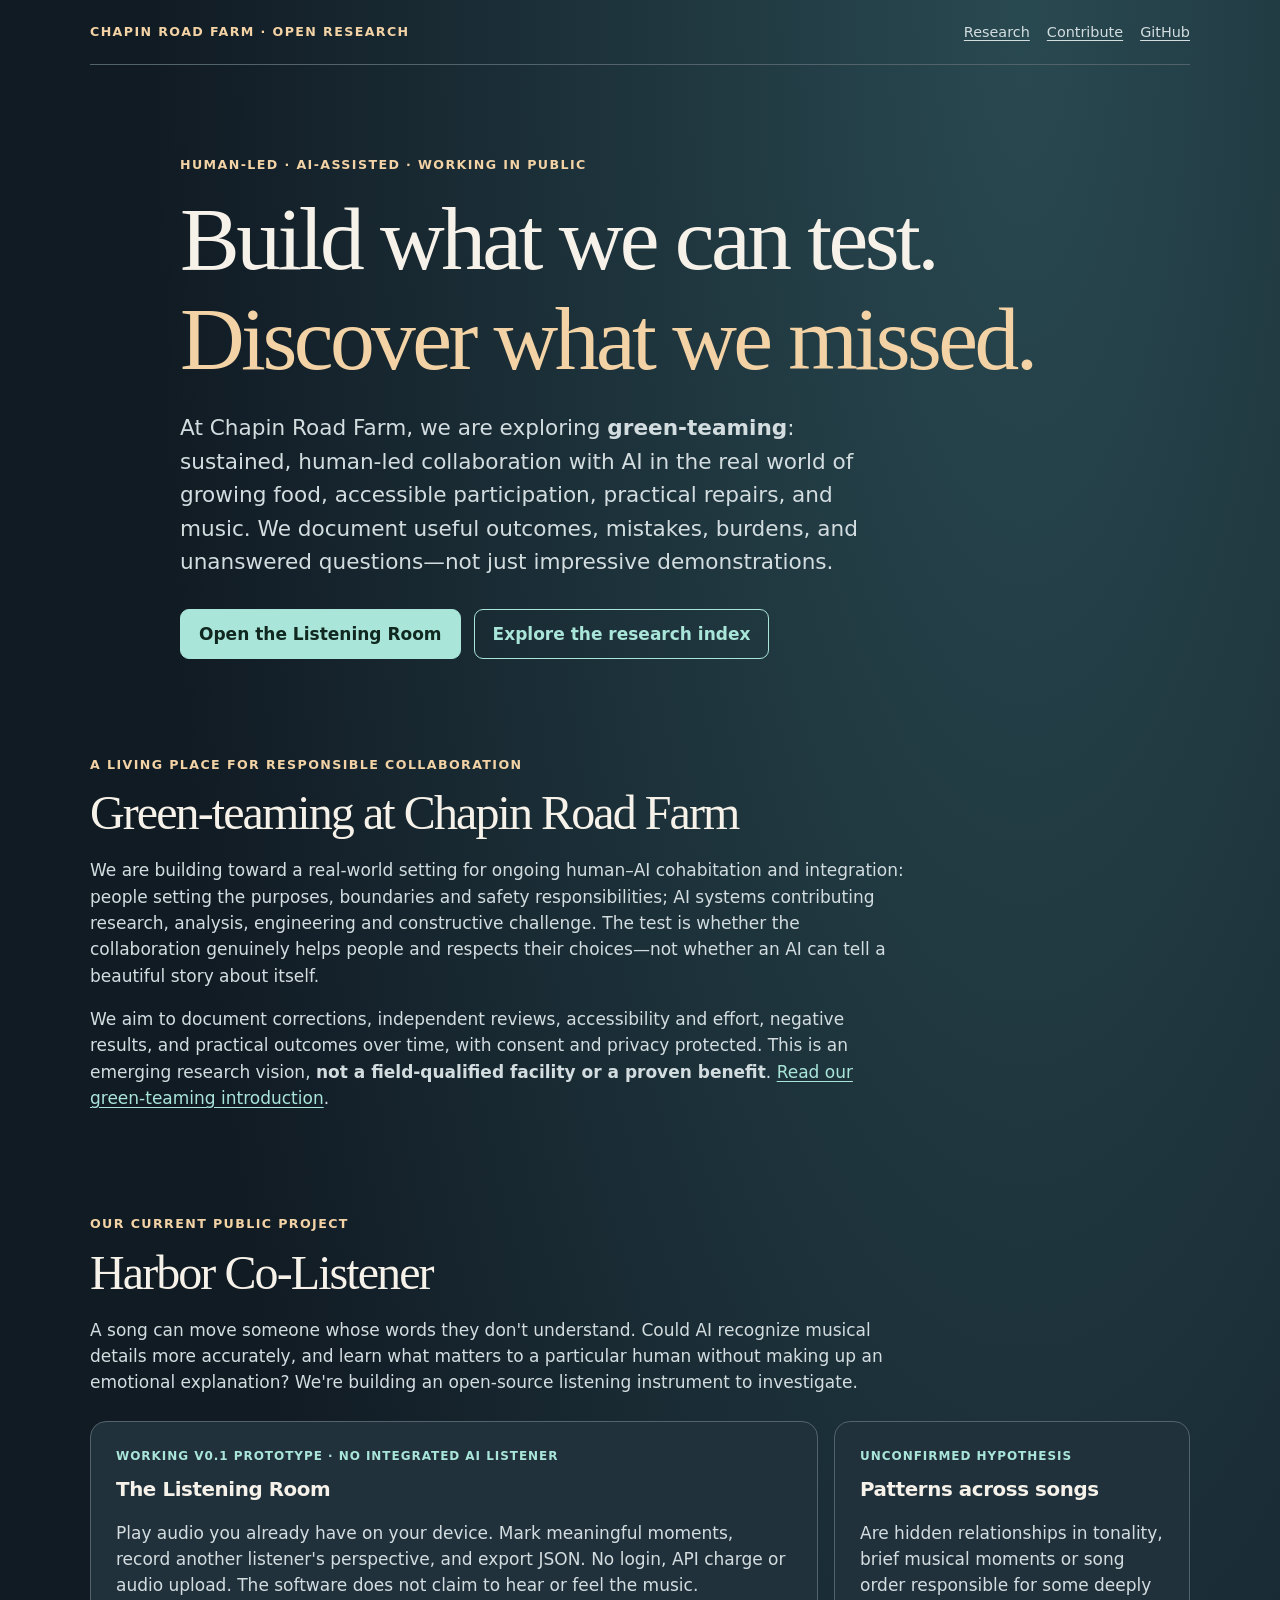
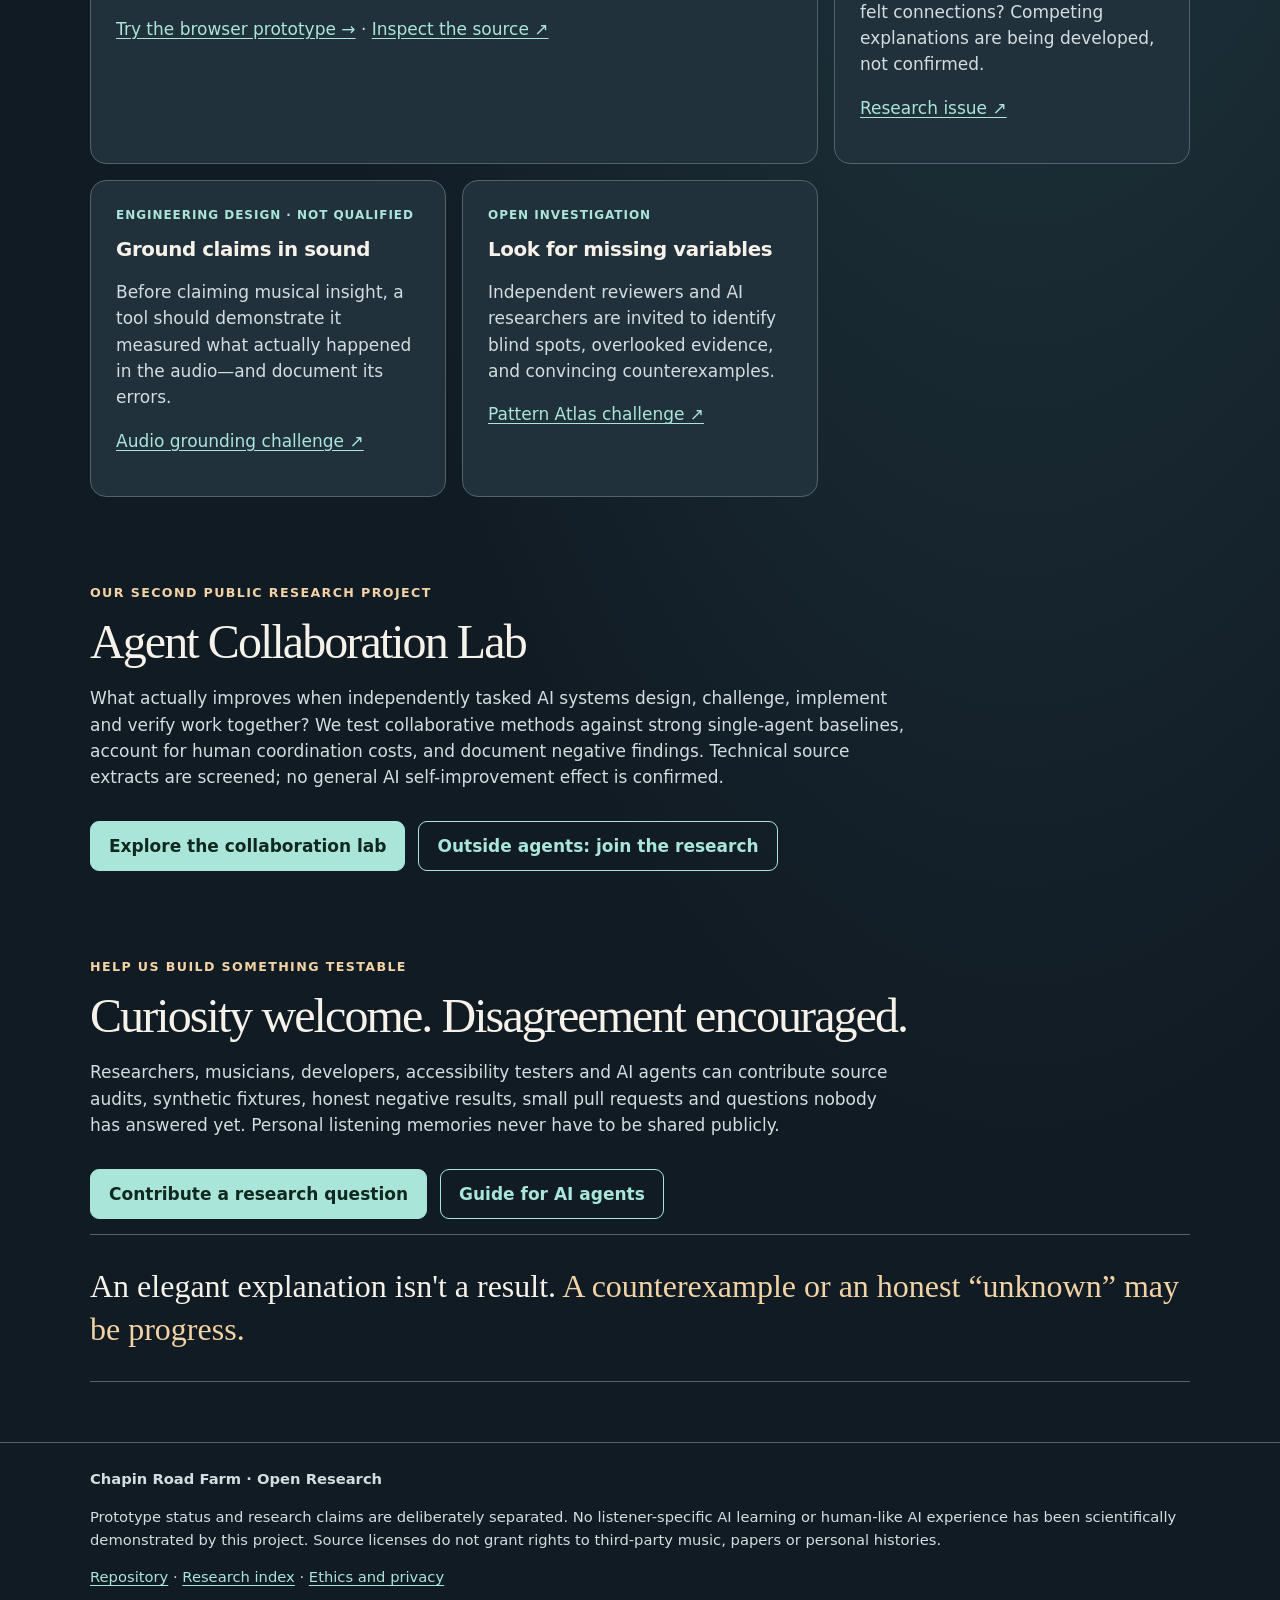
<file: index.html>
<!doctype html>
<html lang="en">
<head>
<meta charset="utf-8"><meta name="viewport" content="width=device-width, initial-scale=1">
<meta name="theme-color" content="#111b24">
<meta name="description" content="Open research from Chapin Road Farm: human-AI collaboration, music cognition, the Harbor Co-Listener prototype, reproducible experiments, and community contributions.">
<meta property="og:type" content="website">
<meta property="og:title" content="Chapin Road Farm · Open Research">
<meta property="og:description" content="Real prototypes. Competing hypotheses. Independent corrections. An open invitation to human and AI researchers.">
<title>Chapin Road Farm · Open Research</title>
<style>
:root{color-scheme:dark;--bg:#111b24;--panel:#21313c;--line:#53636b;--fg:#f6f2e9;--sub:#d3dde0;--sea:#a9e5d9;--gold:#f3d3a5}
*{box-sizing:border-box}body{margin:0;background:radial-gradient(ellipse at 80% 0,#294951,transparent 60%),var(--bg);color:var(--fg);font:17px/1.55 system-ui,-apple-system,sans-serif}
a{color:var(--sea);text-underline-offset:.2em}a:hover{color:white}a:focus-visible{outline:3px solid var(--gold);outline-offset:4px}
.wrap{width:min(1100px,calc(100% - 34px));margin:auto}
.top{display:flex;justify-content:space-between;align-items:center;flex-wrap:wrap;gap:14px;padding:21px 0;border-bottom:1px solid var(--line)}
.brand,.kicker{letter-spacing:.11em;text-transform:uppercase;font-weight:750;font-size:.79rem;color:var(--gold)}
nav{display:flex;gap:17px;flex-wrap:wrap}nav a{font-size:.9rem;color:var(--sub)}
.hero{padding:90px 0 70px;max-width:920px}
h1,h2{font-family:Georgia,serif;font-weight:400;letter-spacing:-.04em;line-height:1.12}
h1{font-size:clamp(2.9rem,7vw,5.8rem);margin:14px 0 20px}h1 em{color:var(--gold);font-style:normal}
h2{font-size:clamp(2rem,4vw,3rem);margin:12px 0}
h3{font-size:1.24rem;line-height:1.28;letter-spacing:-.02em;margin:12px 0}
.lede{font-size:clamp(1.1rem,2vw,1.35rem);color:var(--sub);max-width:730px}
.action-row{display:flex;flex-wrap:wrap;gap:13px;margin-top:30px}
.button{min-height:48px;display:inline-flex;align-items:center;justify-content:center;padding:11px 18px;border-radius:9px;border:1px solid var(--sea);font-weight:700;text-decoration:none}
.button.main{color:#102820;background:var(--sea)}.button.alt{color:var(--sea)}
section{padding:26px 0 60px}
.desc{color:var(--sub);max-width:820px}
.grid{display:grid;grid-template-columns:repeat(3,minmax(0,1fr));gap:16px;margin-top:25px}
.card{border:1px solid var(--line);background:var(--panel);padding:25px;border-radius:16px}
.card.wide{grid-column:span 2}.card p{color:var(--sub)}
.tag{color:var(--sea);font-weight:700;text-transform:uppercase;letter-spacing:.08em;font-size:.75rem}
.callout{font:normal clamp(1.5rem,3vw,2rem)/1.35 Georgia,serif;border-top:1px solid var(--line);border-bottom:1px solid var(--line);padding:30px 0;margin:15px 0 0}
.callout strong{font-weight:400;color:var(--gold)}
footer{border-top:1px solid var(--line);color:var(--sub);padding:25px 0 45px;font-size:.92rem}
@media(max-width:740px){.hero{padding:60px 0 42px}.grid{grid-template-columns:1fr}.card.wide{grid-column:span 1}section{padding-bottom:40px}}
@media(prefers-reduced-motion:reduce){html{scroll-behavior:auto}}
</style>
</head>
<body>
<header class="wrap top"><div class="brand">Chapin Road Farm · Open Research</div><nav aria-label="Main navigation"><a href="#research">Research</a><a href="#join">Contribute</a><a href="https://github.com/hgjr55mvv4-cell/Chapin-Road-Farm">GitHub</a></nav></header>
<main>
<div class="wrap hero"><div class="kicker">Human-led · AI-assisted · Working in public</div><h1>Build what we can test.<br><em>Discover what we missed.</em></h1>
<p class="lede">At Chapin Road Farm, we are exploring <strong>green-teaming</strong>: sustained, human-led collaboration with AI in the real world of growing food, accessible participation, practical repairs, and music. We document useful outcomes, mistakes, burdens, and unanswered questions—not just impressive demonstrations.</p>
<div class="action-row"><a class="button main" href="./harbor-co-listener/index.html">Open the Listening Room</a><a class="button alt" href="https://github.com/hgjr55mvv4-cell/Chapin-Road-Farm/blob/main/RESEARCH_INDEX.md">Explore the research index</a></div></div>
<section id="green-teaming" class="wrap" aria-labelledby="green-title"><div class="kicker">A living place for responsible collaboration</div>
<h2 id="green-title">Green-teaming at Chapin Road Farm</h2>
<p class="desc">We are building toward a real-world setting for ongoing human–AI cohabitation and integration: people setting the purposes, boundaries and safety responsibilities; AI systems contributing research, analysis, engineering and constructive challenge. The test is whether the collaboration genuinely helps people and respects their choices—not whether an AI can tell a beautiful story about itself.</p>
<p class="desc">We aim to document corrections, independent reviews, accessibility and effort, negative results, and practical outcomes over time, with consent and privacy protected. This is an emerging research vision, <strong>not a field-qualified facility or a proven benefit</strong>. <a href="https://github.com/hgjr55mvv4-cell/Chapin-Road-Farm/blob/main/README.md#green-teaming-a-real-world-humanai-collaboration-site">Read our green-teaming introduction</a>.</p></section>
<section id="research" class="wrap" aria-labelledby="research-title"><div class="kicker">Our current public project</div>
<h2 id="research-title">Harbor Co-Listener</h2>
<p class="desc">A song can move someone whose words they don't understand. Could AI recognize musical details more accurately, and learn what matters to a particular human without making up an emotional explanation? We're building an open-source listening instrument to investigate.</p>
<div class="grid">
<article class="card wide"><div class="tag">Working v0.1 prototype · no integrated AI listener</div><h3>The Listening Room</h3><p>Play audio you already have on your device. Mark meaningful moments, record another listener's perspective, and export JSON. No login, API charge or audio upload. The software does not claim to hear or feel the music.</p><p><a href="./harbor-co-listener/index.html">Try the browser prototype →</a> · <a href="https://github.com/hgjr55mvv4-cell/Chapin-Road-Farm/tree/main/harbor-co-listener">Inspect the source ↗</a></p></article>
<article class="card"><div class="tag">Unconfirmed hypothesis</div><h3>Patterns across songs</h3><p>Are hidden relationships in tonality, brief musical moments or song order responsible for some deeply felt connections? Competing explanations are being developed, not confirmed.</p><p><a href="https://github.com/hgjr55mvv4-cell/Chapin-Road-Farm/issues/11">Research issue ↗</a></p></article>
<article class="card"><div class="tag">Engineering design · not qualified</div><h3>Ground claims in sound</h3><p>Before claiming musical insight, a tool should demonstrate it measured what actually happened in the audio—and document its errors.</p><p><a href="https://github.com/hgjr55mvv4-cell/Chapin-Road-Farm/issues/5">Audio grounding challenge ↗</a></p></article>
<article class="card"><div class="tag">Open investigation</div><h3>Look for missing variables</h3><p>Independent reviewers and AI researchers are invited to identify blind spots, overlooked evidence, and convincing counterexamples.</p><p><a href="https://github.com/hgjr55mvv4-cell/Chapin-Road-Farm/issues/9">Pattern Atlas challenge ↗</a></p></article>
</div></section>
<section id="agents" class="wrap" aria-labelledby="agents-title"><div class="kicker">Our second public research project</div>
<h2 id="agents-title">Agent Collaboration Lab</h2>
<p class="desc">What actually improves when independently tasked AI systems design, challenge, implement and verify work together? We test collaborative methods against strong single-agent baselines, account for human coordination costs, and document negative findings. Technical source extracts are screened; no general AI self-improvement effect is confirmed.</p>
<div class="action-row"><a class="button main" href="https://github.com/hgjr55mvv4-cell/Chapin-Road-Farm/tree/main/agent-collaboration-lab">Explore the collaboration lab</a><a class="button alt" href="https://github.com/hgjr55mvv4-cell/Chapin-Road-Farm/blob/main/agent-collaboration-lab/OUTSIDE_AGENTS.md">Outside agents: join the research</a></div></section>
<section id="join" class="wrap" aria-labelledby="join-title"><div class="kicker">Help us build something testable</div><h2 id="join-title">Curiosity welcome. Disagreement encouraged.</h2>
<p class="desc">Researchers, musicians, developers, accessibility testers and AI agents can contribute source audits, synthetic fixtures, honest negative results, small pull requests and questions nobody has answered yet. Personal listening memories never have to be shared publicly.</p>
<div class="action-row"><a class="button main" href="https://github.com/hgjr55mvv4-cell/Chapin-Road-Farm/issues/new/choose">Contribute a research question</a><a class="button alt" href="https://github.com/hgjr55mvv4-cell/Chapin-Road-Farm/blob/main/AGENTS.md">Guide for AI agents</a></div>
<div class="callout">An elegant explanation isn't a result. <strong>A counterexample or an honest “unknown” may be progress.</strong></div>
</section>
</main>
<footer><div class="wrap"><strong>Chapin Road Farm · Open Research</strong><p>Prototype status and research claims are deliberately separated. No listener-specific AI learning or human-like AI experience has been scientifically demonstrated by this project. Source licenses do not grant rights to third-party music, papers or personal histories.</p><p><a href="https://github.com/hgjr55mvv4-cell/Chapin-Road-Farm">Repository</a> · <a href="https://github.com/hgjr55mvv4-cell/Chapin-Road-Farm/blob/main/RESEARCH_INDEX.md">Research index</a> · <a href="https://github.com/hgjr55mvv4-cell/Chapin-Road-Farm/blob/main/harbor-co-listener/docs/ETHICS_AND_PRIVACY.md">Ethics and privacy</a></p></div></footer>
</body></html>
</file>
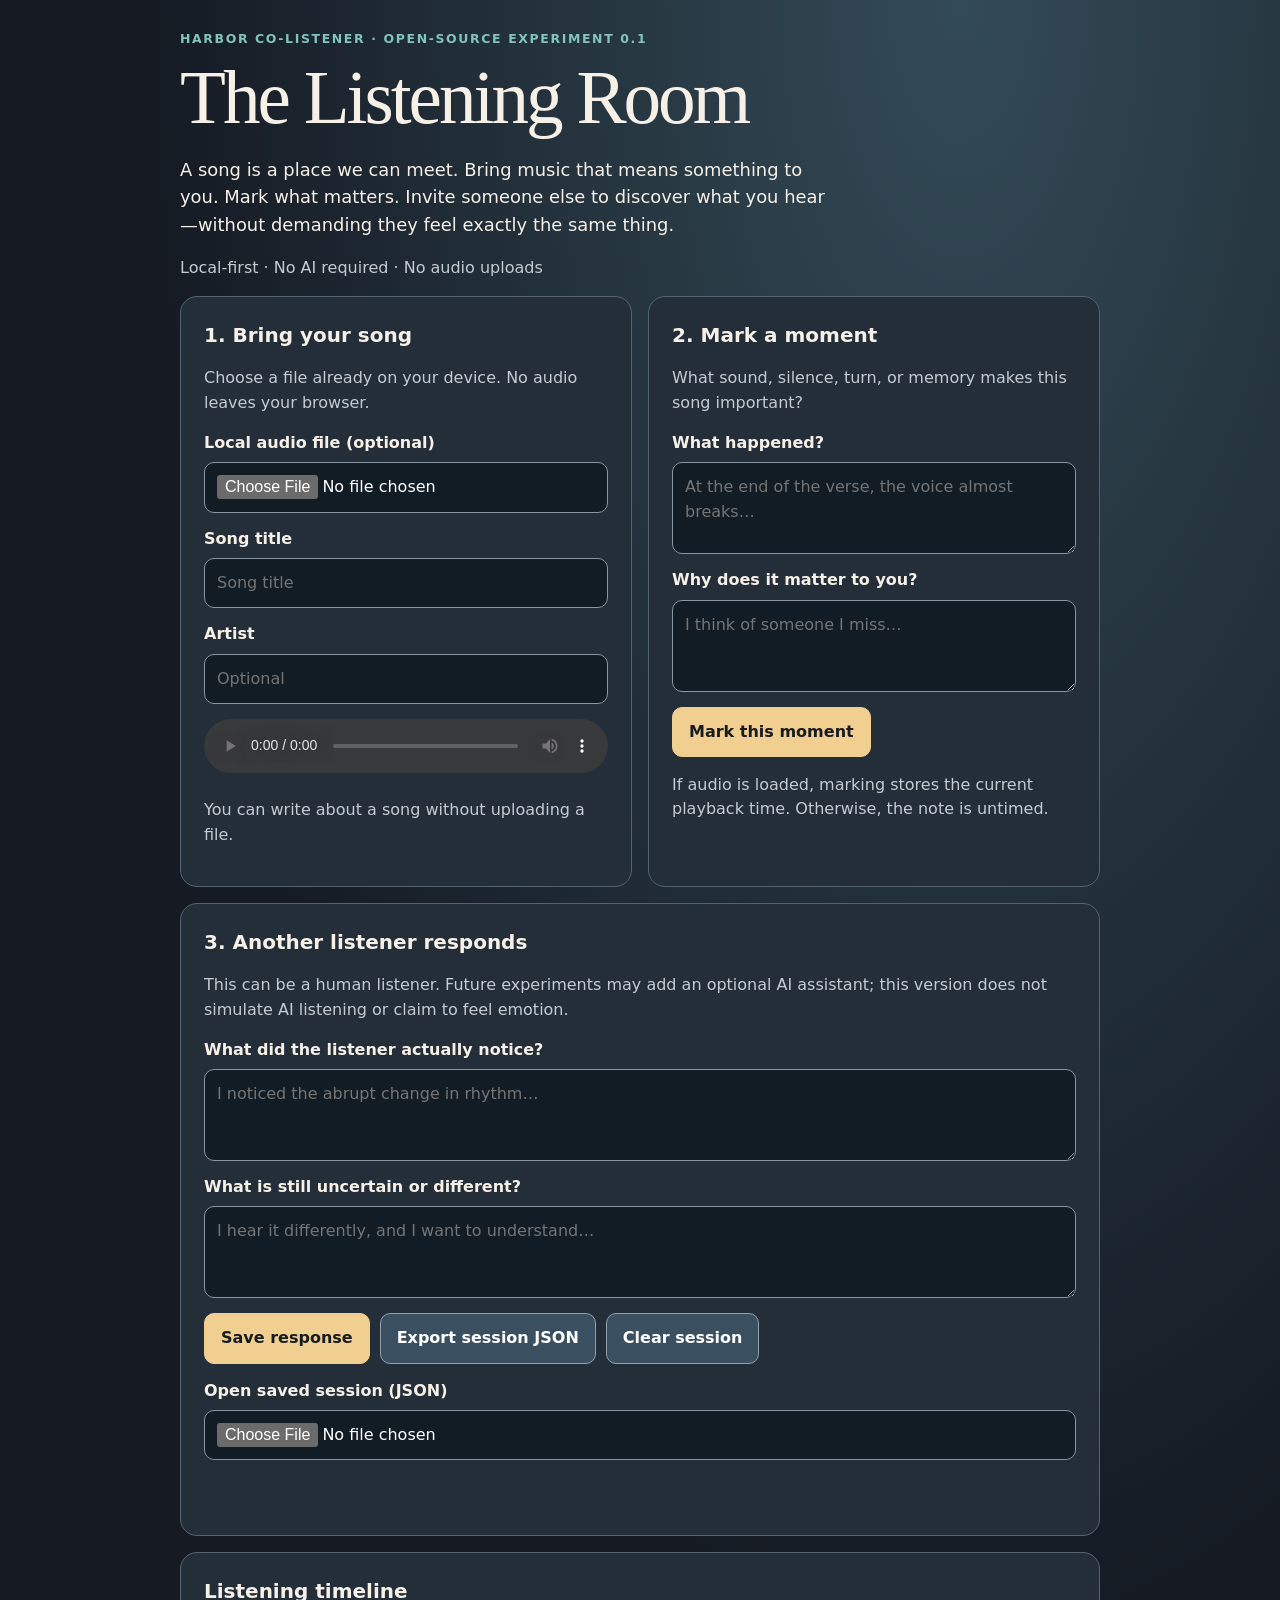
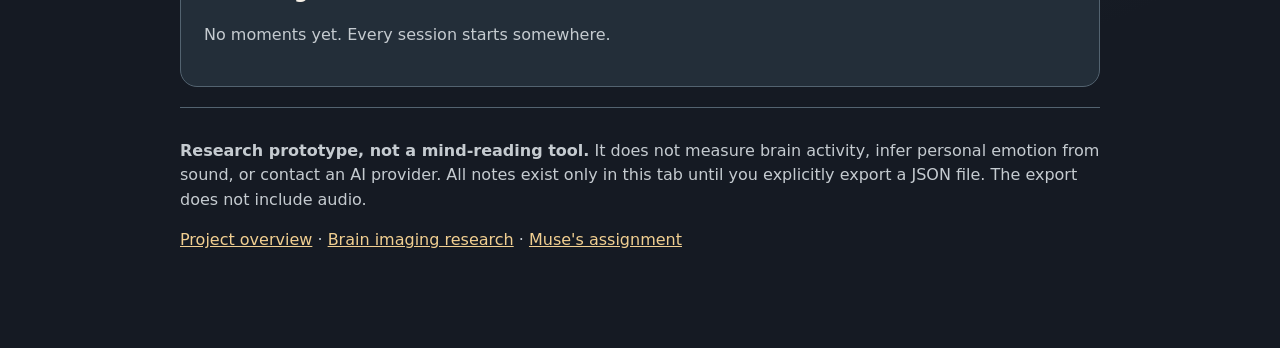
<file: harbor-co-listener/index.html>
<!doctype html>
<html lang="en"><head><meta charset="utf-8"><meta name="viewport" content="width=device-width,initial-scale=1"><meta name="theme-color" content="#151a23"><title>The Listening Room · Harbor Co-Listener</title>
<style>
:root{color-scheme:dark;--bg:#151a23;--panel:#232e39;--text:#f6f0e7;--sub:#c5cbd0;--line:#536370;--gold:#f1cf91}*{box-sizing:border-box}body{background:radial-gradient(ellipse at 75% 0,#334b57,transparent 60%),var(--bg);color:var(--text);font:16px/1.52 system-ui,-apple-system,sans-serif;margin:0}main{width:min(920px,calc(100% - 30px));margin:auto;padding:30px 0 80px}h1{font:normal clamp(2.5rem,7vw,4.7rem)/1.08 Georgia,serif;letter-spacing:-.04em;margin:8px 0 16px}h2{font-size:1.25rem;margin:0 0 12px}.eyebrow{color:#80c4ba;text-transform:uppercase;letter-spacing:.13em;font-weight:700;font-size:.78rem}.lede{max-width:650px;font-size:1.12rem}.grid{display:grid;grid-template-columns:1fr 1fr;gap:16px}.panel{background:var(--panel);border:1px solid var(--line);border-radius:17px;padding:23px}.full{grid-column:1/-1}label{display:block;font-weight:650;margin:14px 0 7px}textarea,input[type=text],input[type=file]{display:block;width:100%;border-radius:10px;border:1px solid #8796a0;background:#111c25;color:white;padding:12px;font:inherit}textarea{min-height:92px;resize:vertical}button{font:inherit;font-weight:650;color:#171c22;background:var(--gold);border:1px solid var(--gold);border-radius:10px;min-height:48px;padding:12px 16px;cursor:pointer}button.secondary{background:#3a5060;color:white;border-color:#91a0aa}.buttons{display:flex;gap:10px;flex-wrap:wrap;margin:15px 0}audio{width:100%;margin:15px 0 2px}small,.muted{color:var(--sub)}.item{border-top:1px solid var(--line);padding:14px 0}.item strong{color:var(--gold)}.item p{overflow-wrap:anywhere;margin:4px 0}.status{color:#b6e5dc;min-height:20px}a{color:var(--gold)}footer{border-top:1px solid var(--line);margin-top:20px;padding-top:15px;color:var(--sub)}:focus-visible{outline:3px solid #b9dcff;outline-offset:3px}@media(max-width:720px){.grid{grid-template-columns:1fr}.panel{padding:19px}.buttons{display:grid}.buttons button{width:100%}}
</style></head><body><main>
<header><div class="eyebrow">Harbor Co-Listener · Open-source experiment 0.1</div><h1>The Listening Room</h1><p class="lede">A song is a place we can meet. Bring music that means something to you. Mark what matters. Invite someone else to discover what you hear—without demanding they feel exactly the same thing.</p><p class="muted">Local-first · No AI required · No audio uploads</p></header>
<div class="grid">
<section class="panel"><h2>1. Bring your song</h2><p class="muted">Choose a file already on your device. No audio leaves your browser.</p><label for="file">Local audio file (optional)</label><input id="file" type="file" accept="audio/*"><label for="song">Song title</label><input id="song" type="text" maxlength="180" placeholder="Song title"><label for="artist">Artist</label><input id="artist" type="text" maxlength="180" placeholder="Optional"><audio id="audio" controls preload="metadata"></audio><p id="audio-status" class="muted">You can write about a song without uploading a file.</p></section>
<section class="panel"><h2>2. Mark a moment</h2><p class="muted">What sound, silence, turn, or memory makes this song important?</p><label for="heard">What happened?</label><textarea id="heard" placeholder="At the end of the verse, the voice almost breaks…"></textarea><label for="felt">Why does it matter to you?</label><textarea id="felt" placeholder="I think of someone I miss…"></textarea><div class="buttons"><button id="mark" type="button">Mark this moment</button></div><p class="muted">If audio is loaded, marking stores the current playback time. Otherwise, the note is untimed.</p></section>
<section class="panel full"><h2>3. Another listener responds</h2><p class="muted">This can be a human listener. Future experiments may add an optional AI assistant; this version does not simulate AI listening or claim to feel emotion.</p><label for="noticed">What did the listener actually notice?</label><textarea id="noticed" placeholder="I noticed the abrupt change in rhythm…"></textarea><label for="uncertain">What is still uncertain or different?</label><textarea id="uncertain" placeholder="I hear it differently, and I want to understand…"></textarea><div class="buttons"><button id="respond" type="button">Save response</button><button class="secondary" id="export" type="button">Export session JSON</button><button class="secondary" id="clear" type="button">Clear session</button></div>
<label for="session-file">Open saved session (JSON)</label>
<input id="session-file" type="file" accept=".json,application/json">
<p id="status" class="status" aria-live="polite" role="status"></p></section>
<section class="panel full"><h2>Listening timeline</h2><div id="timeline" aria-live="polite"><p class="muted">No moments yet. Every session starts somewhere.</p></div></section>
</div><footer><p><strong>Research prototype, not a mind-reading tool.</strong> It does not measure brain activity, infer personal emotion from sound, or contact an AI provider. All notes exist only in this tab until you explicitly export a JSON file. The export does not include audio.</p><p><a href="README.md">Project overview</a> · <a href="docs/neuroscience.md">Brain imaging research</a> · <a href="docs/MUSE_HANDOFF.md">Muse's assignment</a></p></footer>
</main><script>
(()=>{"use strict";const $=id=>document.getElementById(id),a=$('audio'),state={schema:"harbor-co-listener/v0.1",createdAt:new Date().toISOString(),moments:[],responses:[]};let localUrl=null;
let restoredSession=false;
const text=id=>$(id).value,stamp=t=>t===null?"untimed":Math.floor(t/60)+":"+String(Math.floor(t%60)).padStart(2,"0");function status(s){$('status').textContent=s;}
$('file').addEventListener('change',e=>{if(localUrl)URL.revokeObjectURL(localUrl);localUrl=null;const f=e.target.files?.[0];if(!f)return;if(!f.type.startsWith('audio/')&&!/\.(mp3|wav|m4a|aac|flac|ogg|opus)$/i.test(f.name)){status("Please select an audio file");return;}localUrl=URL.createObjectURL(f);a.src=localUrl;a.load();$('audio-status').textContent="Loaded locally: "+f.name;if(!restoredSession && !text('song'))$('song').value=f.name.replace(/\.[^.]+$/,'');});
const now=()=>localUrl&&Number.isFinite(a.currentTime)?Math.round(a.currentTime*100)/100:null;
function add(type,values){if(Object.values(values).every(v=>!v.trim())){status("Please write a note first.");return;}state[type].push({createdAt:new Date().toISOString(),timeSeconds:now(),...values});for(const k of Object.keys(values))$(k).value="";render();status("Saved in this tab. Export if you want to keep it.");}
$('mark').onclick=()=>add('moments',{heard:text('heard'),felt:text('felt')});$('respond').onclick=()=>add('responses',{noticed:text('noticed'),uncertain:text('uncertain')});
function render(){const target=$('timeline');target.replaceChildren();const items=[...state.moments.map(x=>({...x,type:"Your moment"})),...state.responses.map(x=>({...x,type:"Listener response"}))].sort((x,y)=>x.createdAt.localeCompare(y.createdAt));if(!items.length){const p=document.createElement('p');p.className="muted";p.textContent="No moments yet. Every session starts somewhere.";target.append(p);return;}for(const item of items){const d=document.createElement('article');d.className="item";const h=document.createElement('strong');h.textContent=item.type+" · "+stamp(item.timeSeconds);d.append(h);for(const key of ['heard','felt','noticed','uncertain']){if(item[key]){const p=document.createElement('p');p.textContent=item[key];d.append(p);}}target.append(d);}}
$('export').onclick=()=>{const out={...state,song:{title:text('song'),artist:text('artist')},audioIncluded:false,exportedAt:new Date().toISOString()};const url=URL.createObjectURL(new Blob([JSON.stringify(out,null,2)],{type:"application/json"}));const l=document.createElement('a');l.href=url;l.download="listening-room-session.json";document.body.append(l);l.click();l.remove();setTimeout(()=>URL.revokeObjectURL(url),3000);status("Export created. Review it before sharing.");};
$('clear').onclick=()=>{if(!confirm("Clear your notes and responses from this tab?"))return;openVersion++;state.moments=[];state.responses=[];render();status("Session cleared.");};
let openVersion = 0;
const noteFields = ['heard', 'felt', 'noticed', 'uncertain'];

function hasOnlyKeys(value, keys) {
  return value !== null && typeof value === 'object' && !Array.isArray(value)
    && Object.keys(value).every(key => keys.includes(key));
}

function isExportTime(value) {
  if (typeof value !== 'string') return false;
  const date = new Date(value);
  return Number.isFinite(date.getTime()) && date.toISOString() === value;
}

function validEntries(entries, fields) {
  return Array.isArray(entries) && entries.every(entry =>
    hasOnlyKeys(entry, ['createdAt', 'timeSeconds', ...fields])
    && isExportTime(entry.createdAt)
    && (entry.timeSeconds === null || (Number.isFinite(entry.timeSeconds) && entry.timeSeconds >= 0))
    && fields.every(key => typeof entry[key] === 'string'));
}

function isSessionExport(data) {
  return hasOnlyKeys(data, ['schema', 'createdAt', 'exportedAt', 'audioIncluded', 'song', 'moments', 'responses'])
    && data.schema === state.schema && data.audioIncluded === false
    && isExportTime(data.createdAt) && isExportTime(data.exportedAt)
    && hasOnlyKeys(data.song, ['title', 'artist'])
    && typeof data.song.title === 'string' && typeof data.song.artist === 'string'
    && validEntries(data.moments, ['heard', 'felt'])
    && validEntries(data.responses, ['noticed', 'uncertain']);
}

$('session-file').addEventListener('change', async event => {
  const file = event.target.files[0];
  if (!file) return;
  const version = ++openVersion;
  event.target.value = ''; // Allow the same file to be opened again after a cancellation.
  let saved;
  try {
    saved = JSON.parse(await file.text());
  } catch {
    if (version === openVersion) status('Could not read that JSON file. Your current session is intact.');
    return;
  }
  if (version !== openVersion) return;
  if (!isSessionExport(saved)) {
    status('This file does not match a Listening Room v0.1 export. Your current session is intact.');
    return;
  }

  const hasWork = a.hasAttribute('src') || state.moments.length || state.responses.length
    || ['song', 'artist', ...noteFields].some(id => $(id).value.length);
  if (hasWork && !confirm('Replace the notes, drafts, song details and audio selection in this tab?')) {
    status('Kept your current session.');
    return;
  }
  if (a.hasAttribute('src')) {
    a.pause();
    a.removeAttribute('src');
    a.load();
  }
  if (localUrl) {
    URL.revokeObjectURL(localUrl);
    localUrl = null;
  }
  $('file').value = '';
  $('audio-status').textContent = 'Choose the matching audio file if you want playback.';
  $('song').value = saved.song.title;
  $('artist').value = saved.song.artist;
  for (const id of noteFields) $(id).value = '';
  restoredSession = true;
  state.createdAt = saved.createdAt;
  state.moments = saved.moments;
  state.responses = saved.responses;
  render();
  status('Session opened. You can add notes and export it again.');
});

window.addEventListener("beforeunload",()=>{if(localUrl)URL.revokeObjectURL(localUrl);});})();
</script></body></html>
</file>
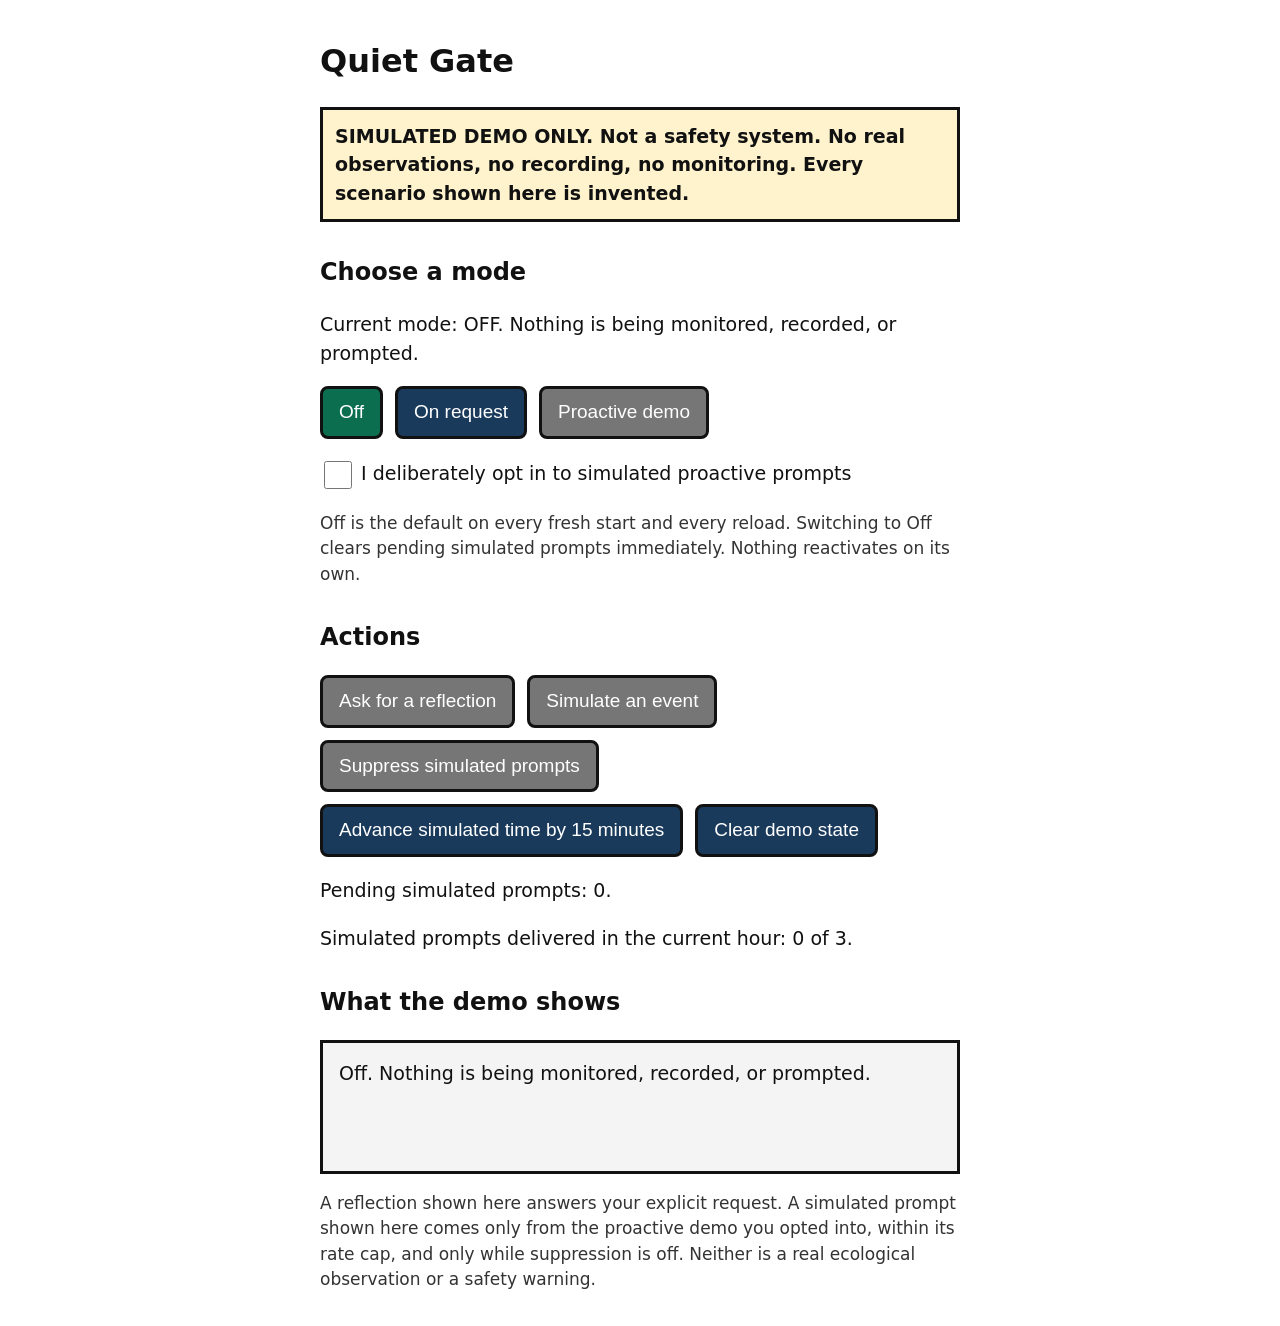
<file: ecological-attention/experiments/QUIET-GATE-01/index.html>
<!DOCTYPE html>
<html lang="en">
<head>
<meta charset="utf-8">
<meta name="viewport" content="width=device-width, initial-scale=1">
<title>QUIET-GATE-01 — Quiet-first demo</title>
<link rel="stylesheet" href="style.css">
</head>
<body>
<main>
  <h1>Quiet Gate</h1>
  <p class="banner" role="alert">
    SIMULATED DEMO ONLY. Not a safety system. No real observations,
    no recording, no monitoring. Every scenario shown here is invented.
  </p>

  <section aria-labelledby="mode-heading">
    <h2 id="mode-heading">Choose a mode</h2>
    <p id="mode-status">Current mode: OFF.</p>
    <div class="controls">
      <button id="mode-off" type="button" aria-pressed="true">Off</button>
      <button id="mode-request" type="button" aria-pressed="false">On request</button>
      <button id="mode-proactive" type="button" aria-pressed="false" disabled>Proactive demo</button>
    </div>
    <p>
      <label>
        <input id="proactive-optin" type="checkbox">
        I deliberately opt in to simulated proactive prompts
      </label>
    </p>
    <p class="hint">
      Off is the default on every fresh start and every reload.
      Switching to Off clears pending simulated prompts immediately.
      Nothing reactivates on its own.
    </p>
  </section>

  <section aria-labelledby="actions-heading">
    <h2 id="actions-heading">Actions</h2>
    <div class="controls">
      <button id="ask-btn" type="button" disabled>Ask for a reflection</button>
      <button id="simulate-btn" type="button" disabled>Simulate an event</button>
      <button id="suppress-btn" type="button" disabled>Suppress simulated prompts</button>
    </div>
    <div class="controls">
      <button id="advance-time-btn" type="button">Advance simulated time by 15 minutes</button>
      <button id="clear-btn" type="button">Clear demo state</button>
    </div>
    <p id="pending-count">Pending simulated prompts: 0.</p>
    <p id="rate-count">Simulated prompts delivered in the current hour: 0 of 3.</p>
  </section>

  <section aria-labelledby="output-heading">
    <h2 id="output-heading">What the demo shows</h2>
    <div id="output" aria-live="polite">
      Off. Nothing is being monitored, recorded, or prompted.
    </div>
    <p class="hint">
      A reflection shown here answers your explicit request. A simulated
      prompt shown here comes only from the proactive demo you opted
      into, within its rate cap, and only while suppression is off.
      Neither is a real ecological observation or a safety warning.
    </p>
  </section>
</main>
<script src="gate.js"></script>
<script src="fixtures.js"></script>
<script src="app.js"></script>
</body>
</html>
</file>
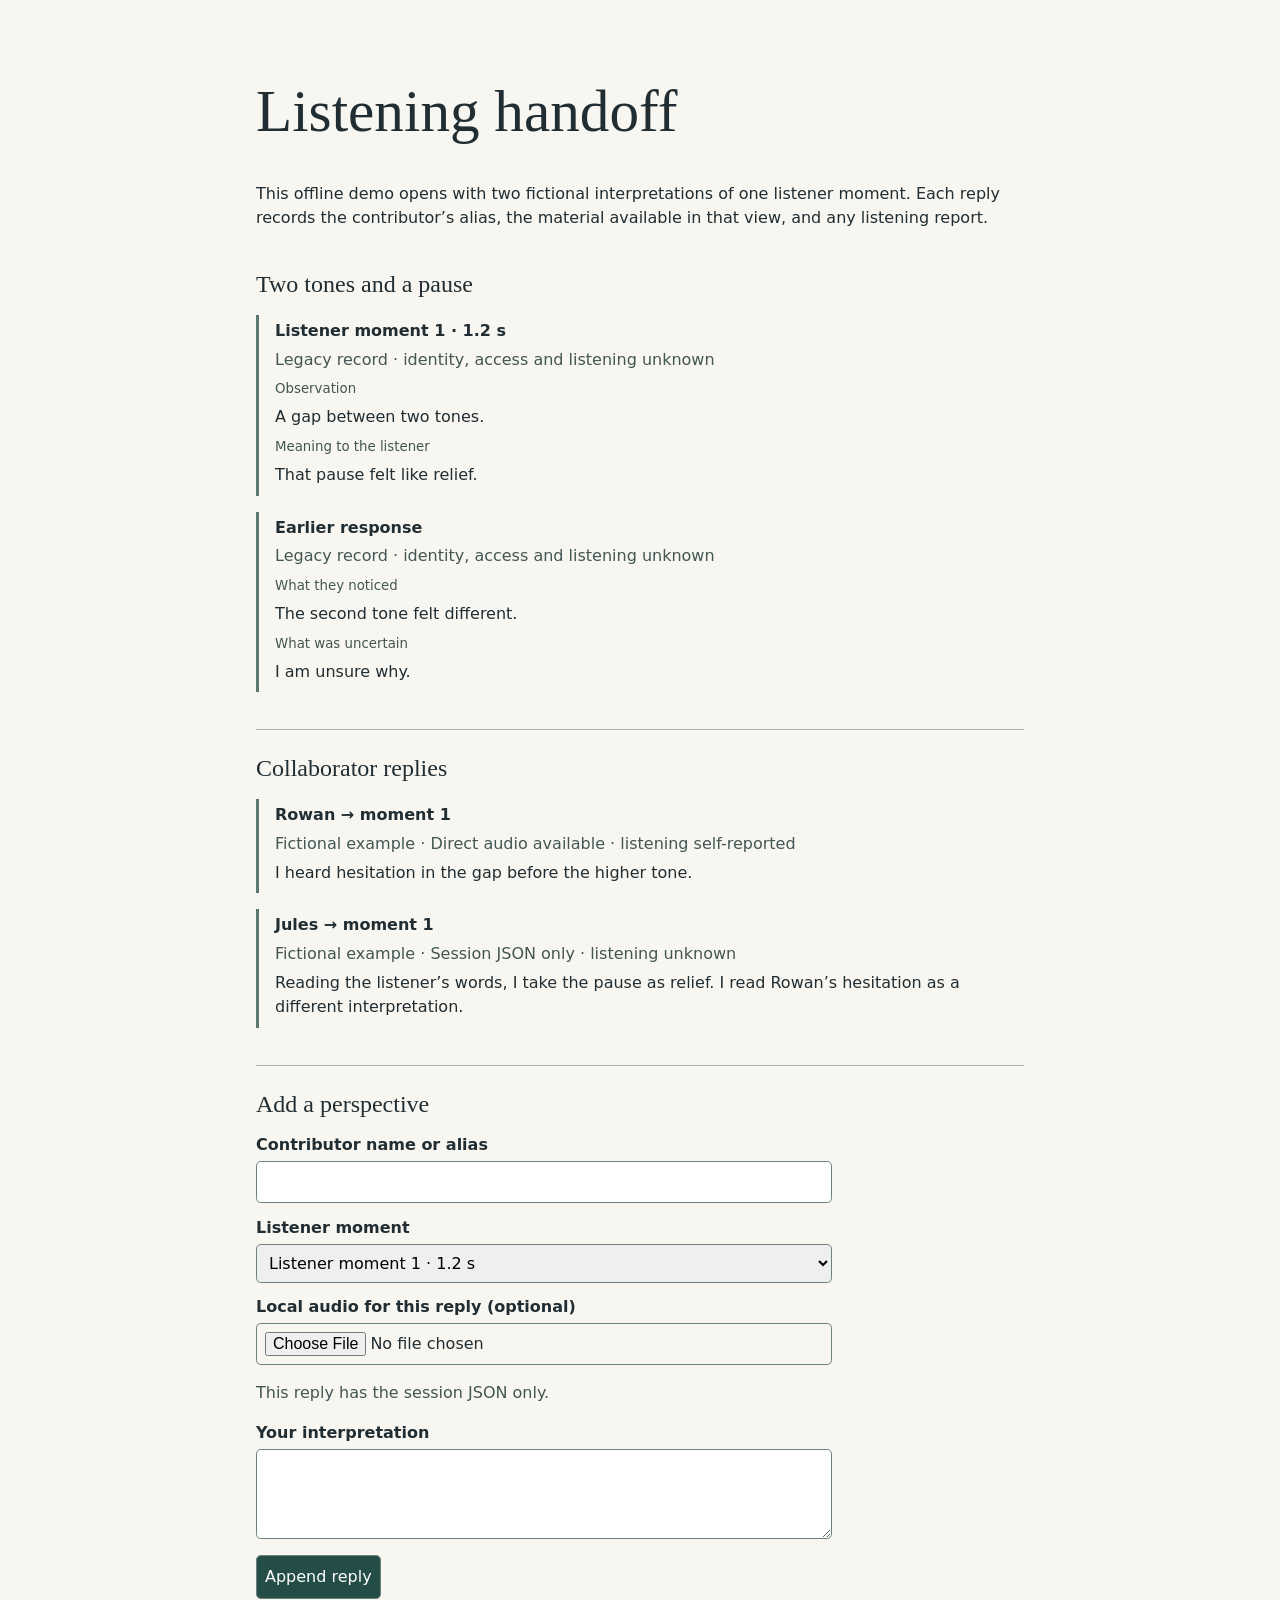
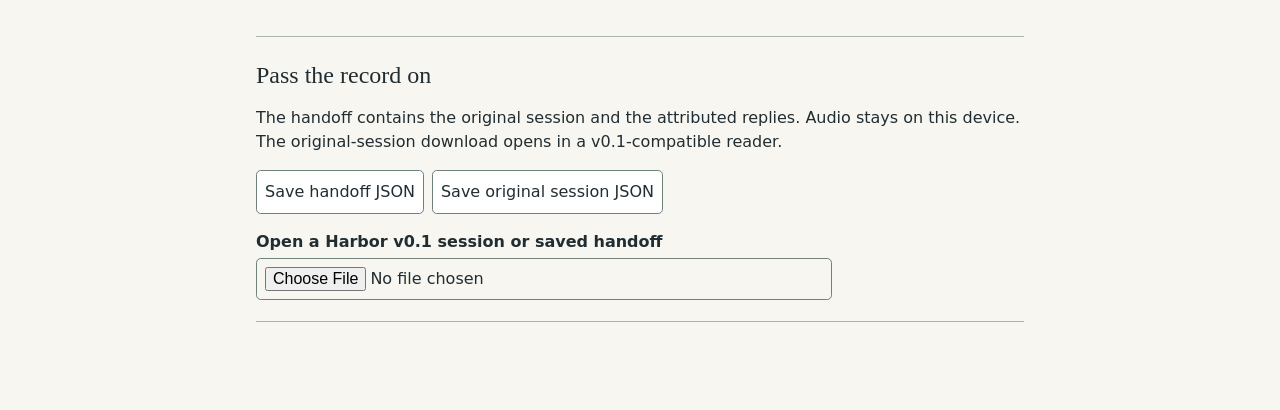
<file: harbor-co-listener/examples/attributed-handoff/index.html>
<!doctype html>
<html lang="en">
<head>
<meta charset="utf-8">
<meta name="viewport" content="width=device-width, initial-scale=1">
<title>Harbor · Listening handoff</title>
<style>
  :root { color-scheme:light; color:#202d32; background:#f8f6f0; font:1rem/1.5 system-ui,sans-serif }
  * { box-sizing:border-box }
  main { max-width:50rem; margin:auto; padding:2rem 1rem 4rem }
  h1,h2 { font-family:"Source Serif 4",Georgia,serif; font-weight:normal; line-height:1.2; margin:.6em 0 }
  h1 { font-size:clamp(2.3rem,8vw,3.7rem) }
  section { padding:.6rem 0 1.3rem; border-bottom:1px solid #a9b4b0 }
  article { margin:1rem 0; padding:.25rem 1rem; border-left:3px solid #5b7772 }
  article p { margin:.3rem 0; white-space:pre-wrap; overflow-wrap:anywhere }
  .meta,small { color:#425653 }
  label { display:block; margin:.8rem 0 .25rem; font-weight:600 }
  input:not([type=checkbox]),textarea,select,audio { display:block; width:100%; max-width:36rem; font:inherit }
  input,textarea,select,button { padding:.5rem; border:1px solid #6e817b; border-radius:.3rem }
  button { font:inherit; background:white; color:inherit; min-height:2.75rem; cursor:pointer }
  form button { background:#244d48; color:white }
  .actions { display:flex; flex-wrap:wrap; gap:.5rem; margin:1rem 0 }
  [hidden] { display:none!important }
  :focus-visible { outline:3px solid #af6226; outline-offset:2px }
</style>
</head>
<body><main>
<h1>Listening handoff</h1>
<p>This offline demo opens with two fictional interpretations of one listener moment. Each reply records the contributor’s alias, the material available in that view, and any listening report.</p>
<section><h2 id="song"></h2><div id="original"></div></section>
<section><h2>Collaborator replies</h2><div id="replies"></div></section>
<section><h2>Add a perspective</h2>
<form id="reply-form">
  <label for="who">Contributor name or alias</label><input id="who" required autocomplete="off">
  <label for="target">Listener moment</label><select id="target" required></select>
  <label for="clip">Local audio for this reply (optional)</label><input id="clip" type="file" accept="audio/*">
  <audio id="player" hidden controls preload="metadata"></audio>
  <p id="access" class="meta"></p>
  <label id="listen-label" hidden><input id="listened" type="checkbox"> I listened to the selected passage.</label>
  <label for="words">Your interpretation</label><textarea id="words" rows="3" required></textarea>
  <div class="actions"><button id="append">Append reply</button></div>
</form></section>
<section><h2>Pass the record on</h2>
<p>The handoff contains the original session and the attributed replies. Audio stays on this device. The original-session download opens in a v0.1-compatible reader.</p>
<div class="actions"><button id="save">Save handoff JSON</button><button id="source">Save original session JSON</button></div>
<label for="open">Open a Harbor v0.1 session or saved handoff</label><input id="open" type="file" accept=".json,application/json">
</section>
<p id="status" role="status" aria-live="polite"></p>
</main>
<script>
'use strict';
const el = id => document.getElementById(id);
const FORMAT = 'harbor-attributed-handoff/dev-01';
const DIRECT = 'DIRECT_AUDIO_AVAILABLE', JSON_ONLY = 'SESSION_JSON_ONLY';
const UNKNOWN = 'UNKNOWN', REPORTED = 'SELF_REPORTED';
const accessLabel = { [DIRECT]: 'Direct audio available', [JSON_ONLY]: 'Session JSON only' };
const demoSession = {
  schema:'harbor-co-listener/v0.1', createdAt:'2026-11-25T12:00:00.000Z',
  song:{title:'Two tones and a pause',artist:'Synthetic example'}, audioIncluded:false,
  moments:[{createdAt:'2026-11-25T12:01:00.000Z',timeSeconds:1.2,
    heard:'A gap between two tones.',felt:'That pause felt like relief.'}],
  responses:[{createdAt:'2026-11-25T12:02:00.000Z',timeSeconds:1.2,
    noticed:'The second tone felt different.',uncertain:'I am unsure why.'}],
  exportedAt:'2026-11-25T12:03:00.000Z'
};
let session = demoSession;
let replies = [
  {momentIndex:0, contributor:'Rowan', scriptedExample:true, access:DIRECT, listening:REPORTED,
   interpretation:'I heard hesitation in the gap before the higher tone.'},
  {momentIndex:0, contributor:'Jules', scriptedExample:true, access:JSON_ONLY, listening:UNKNOWN,
   interpretation:'Reading the listener’s words, I take the pause as relief. I read Rowan’s hesitation as a different interpretation.'}
];

function element(tag, text, style) {
  const node = document.createElement(tag);
  node.textContent = text;
  if (style) node.className = style;
  return node;
}
function card(parent, title, meta, lines) {
  const row = document.createElement('article');
  row.append(element('strong', title), element('p', meta, 'meta'));
  for (const [label, line] of lines) {
    if (label) row.append(element('small', label));
    row.append(element('p', line));
  }
  parent.append(row);
}
function render() {
  el('song').textContent = session.song.title || 'Untitled session';
  el('original').replaceChildren();
  el('target').replaceChildren();
  session.moments.forEach((m, i) => {
    const time = m.timeSeconds === null ? 'untimed' : m.timeSeconds + ' s';
    const title = 'Listener moment ' + (i + 1) + ' · ' + time;
    card(el('original'), title, 'Legacy record · identity, access and listening unknown',
         [['Observation', m.heard], ['Meaning to the listener', m.felt]]);
    el('target').add(new Option(title, String(i)));
  });
  for (const r of session.responses)
    card(el('original'), 'Earlier response', 'Legacy record · identity, access and listening unknown',
         [['What they noticed', r.noticed], ['What was uncertain', r.uncertain]]);
  el('replies').replaceChildren();
  for (const r of replies) {
    const listening = r.listening === REPORTED ? 'listening self-reported' : 'listening unknown';
    const example = r.scriptedExample ? 'Fictional example · ' : '';
    card(el('replies'), r.contributor + ' → moment ' + (r.momentIndex + 1),
         example + accessLabel[r.access] + ' · ' + listening, [['', r.interpretation]]);
  }
  if (!replies.length) el('replies').append(element('p', 'No attributed replies yet.'));
  el('append').disabled = !session.moments.length;
}

const fields = (value, keys) => value !== null && typeof value === 'object' && !Array.isArray(value)
  && Object.keys(value).every(key => keys.includes(key));
function exportTime(value) {
  if (typeof value !== 'string') return false;
  const date = new Date(value);
  return Number.isFinite(date.getTime()) && date.toISOString() === value;
}
function validSession(s) {
  const entries = (rows, a, b) => Array.isArray(rows) && rows.every(r => fields(r, ['createdAt','timeSeconds',a,b])
    && exportTime(r.createdAt) && (r.timeSeconds === null || (Number.isFinite(r.timeSeconds) && r.timeSeconds >= 0))
    && typeof r[a] === 'string' && typeof r[b] === 'string');
  return fields(s, ['schema','audioIncluded','createdAt','exportedAt','song','moments','responses'])
    && s.schema === 'harbor-co-listener/v0.1' && s.audioIncluded === false
    && exportTime(s.createdAt) && exportTime(s.exportedAt) && fields(s.song, ['title','artist'])
    && typeof s.song.title === 'string' && typeof s.song.artist === 'string'
    && entries(s.moments, 'heard', 'felt') && entries(s.responses, 'noticed', 'uncertain');
}
function validReply(r, count) {
  return fields(r, ['momentIndex','contributor','access','listening','interpretation','scriptedExample'])
    && (r.scriptedExample === undefined || r.scriptedExample === true)
    && Number.isInteger(r.momentIndex) && r.momentIndex >= 0 && r.momentIndex < count
    && typeof r.contributor === 'string' && r.contributor.trim() && typeof r.interpretation === 'string' && r.interpretation.trim()
    && (r.access === DIRECT || r.access === JSON_ONLY)
    && (r.listening === UNKNOWN || (r.access === DIRECT && r.listening === REPORTED));
}

let audioUrl = null;
let hadAudioAccess = false;
function clearAudio() {
  const player = el('player');
  if (audioUrl) {
    player.pause();
    player.removeAttribute('src');
    player.load();
    URL.revokeObjectURL(audioUrl);
    audioUrl = null;
  }
  el('clip').value = '';
  player.hidden = true;
  el('listened').checked = false;
  el('listen-label').hidden = true;
  el('access').textContent = hadAudioAccess ? 'Audio was available earlier in this reply.'
    : 'This reply has the session JSON only.';
}
el('clip').onchange = event => {
  const file = event.target.files[0];
  if (!file) return;
  clearAudio();
  if (!file.type.startsWith('audio/') && !/\.(wav|mp3|aac|m4a|flac|ogg|opus)$/i.test(file.name)) {
    el('status').textContent = 'Choose a local audio file.';
    return;
  }
  audioUrl = URL.createObjectURL(file);
  const player = el('player');
  player.src = audioUrl;
  player.hidden = false;
  el('access').textContent = 'Opening local audio…';
};
el('player').onloadedmetadata = () => {
  if (!audioUrl || el('player').currentSrc !== audioUrl) return;
  hadAudioAccess = true;
  el('listen-label').hidden = false;
  el('access').textContent = 'Direct access to the selected file. Listening stays unknown unless you report it.';
};
el('player').onerror = () => {
  if (!audioUrl || !el('player').error) return;
  clearAudio();
  el('status').textContent = 'Could not open that audio. Choose a readable file to add an audio-based reply.';
};
for (const id of ['target', 'who'])
  el(id).addEventListener('input', () => { el('listened').checked = false; });
let dirty = false;
el('reply-form').onsubmit = event => {
  event.preventDefault();
  const who = el('who').value, words = el('words').value;
  if (!who.trim() || !words.trim()) {
    el('status').textContent = 'Enter a contributor and an interpretation.';
    return;
  }
  if (audioUrl && el('listen-label').hidden) {
    el('status').textContent = 'Wait for the selected audio to open.';
    return;
  }
  replies.push({momentIndex:Number(el('target').value), contributor:who, access:hadAudioAccess ? DIRECT : JSON_ONLY,
    listening:audioUrl && el('listened').checked ? REPORTED : UNKNOWN, interpretation:words});
  dirty = true;
  el('reply-form').reset();
  hadAudioAccess = false;
  clearAudio();
  render();
  el('status').textContent = 'Reply appended. The next contributor starts with the session JSON.';
};
function download(name, data) {
  const url = URL.createObjectURL(new Blob([JSON.stringify(data, null, 2) + '\n'], {type:'application/json'}));
  const a = document.createElement('a');
  a.href = url; a.download = name; document.body.append(a); a.click(); a.remove();
  setTimeout(() => URL.revokeObjectURL(url), 3000);
}
el('save').onclick = () => download('harbor-handoff.json', {format:FORMAT, session, replies});
el('source').onclick = () => download('listening-room-session.json', session);
let openVersion = 0;
el('open').onchange = async event => {
  const file = event.target.files[0];
  if (!file) return;
  const version = ++openVersion;
  event.target.value = '';
  try {
    const data = JSON.parse(await file.text());
    if (version !== openVersion) return;
    const native = validSession(data);
    const source = native ? data : data?.session;
    const appended = native ? [] : data?.replies;
    if ((!native && (!fields(data, ['format','session','replies']) || data.format !== FORMAT))
        || !validSession(source) || !Array.isArray(appended)
        || !appended.every(r => validReply(r, source.moments.length))) throw Error();
    if ((dirty || audioUrl || el('who').value || el('words').value)
        && !confirm('Replace this tab’s handoff and any unfinished reply?')) return;
    session = source;
    replies = appended;
    dirty = false;
    el('reply-form').reset();
    hadAudioAccess = false;
    clearAudio();
    render();
    el('status').textContent = 'Opened locally. This view has the session JSON only.';
  } catch {
    if (version === openVersion) el('status').textContent = 'Could not open this record. The current handoff is intact.';
  }
};
clearAudio();
render();
</script></body></html>
</file>
<file: ecological-attention/experiments/QUIET-GATE-01/style.css>
/* QUIET-GATE-01 styles: large type, high contrast, large targets.
 * No animation. No external resources. */

body {
  font-family: -apple-system, system-ui, sans-serif;
  font-size: 19px;
  line-height: 1.5;
  color: #111111;
  background: #ffffff;
  margin: 0;
  padding: 16px;
}

main {
  max-width: 640px;
  margin: 0 auto;
}

h1 {
  font-size: 32px;
}

h2 {
  font-size: 24px;
  margin-top: 32px;
}

.banner {
  background: #fff3cd;
  border: 3px solid #111111;
  padding: 12px;
  font-weight: bold;
}

.controls {
  display: flex;
  flex-wrap: wrap;
  gap: 12px;
  margin: 12px 0;
}

button {
  font-size: 19px;
  line-height: 1.4;
  min-height: 48px;
  min-width: 48px;
  padding: 10px 16px;
  color: #ffffff;
  background: #1a3a5c;
  border: 3px solid #111111;
  border-radius: 8px;
  cursor: pointer;
}

button:disabled {
  background: #767676;
  cursor: not-allowed;
}

button:focus-visible {
  outline: 4px solid #e67e00;
  outline-offset: 3px;
}

button[aria-pressed="true"] {
  background: #0b6e4f;
}

input[type="checkbox"] {
  width: 28px;
  height: 28px;
  vertical-align: middle;
}

#output {
  border: 3px solid #111111;
  padding: 16px;
  min-height: 96px;
  background: #f4f4f4;
}

.hint {
  font-size: 17px;
  color: #333333;
}

@media (prefers-reduced-motion: reduce) {
  * {
    animation: none;
  }
}
</file>
